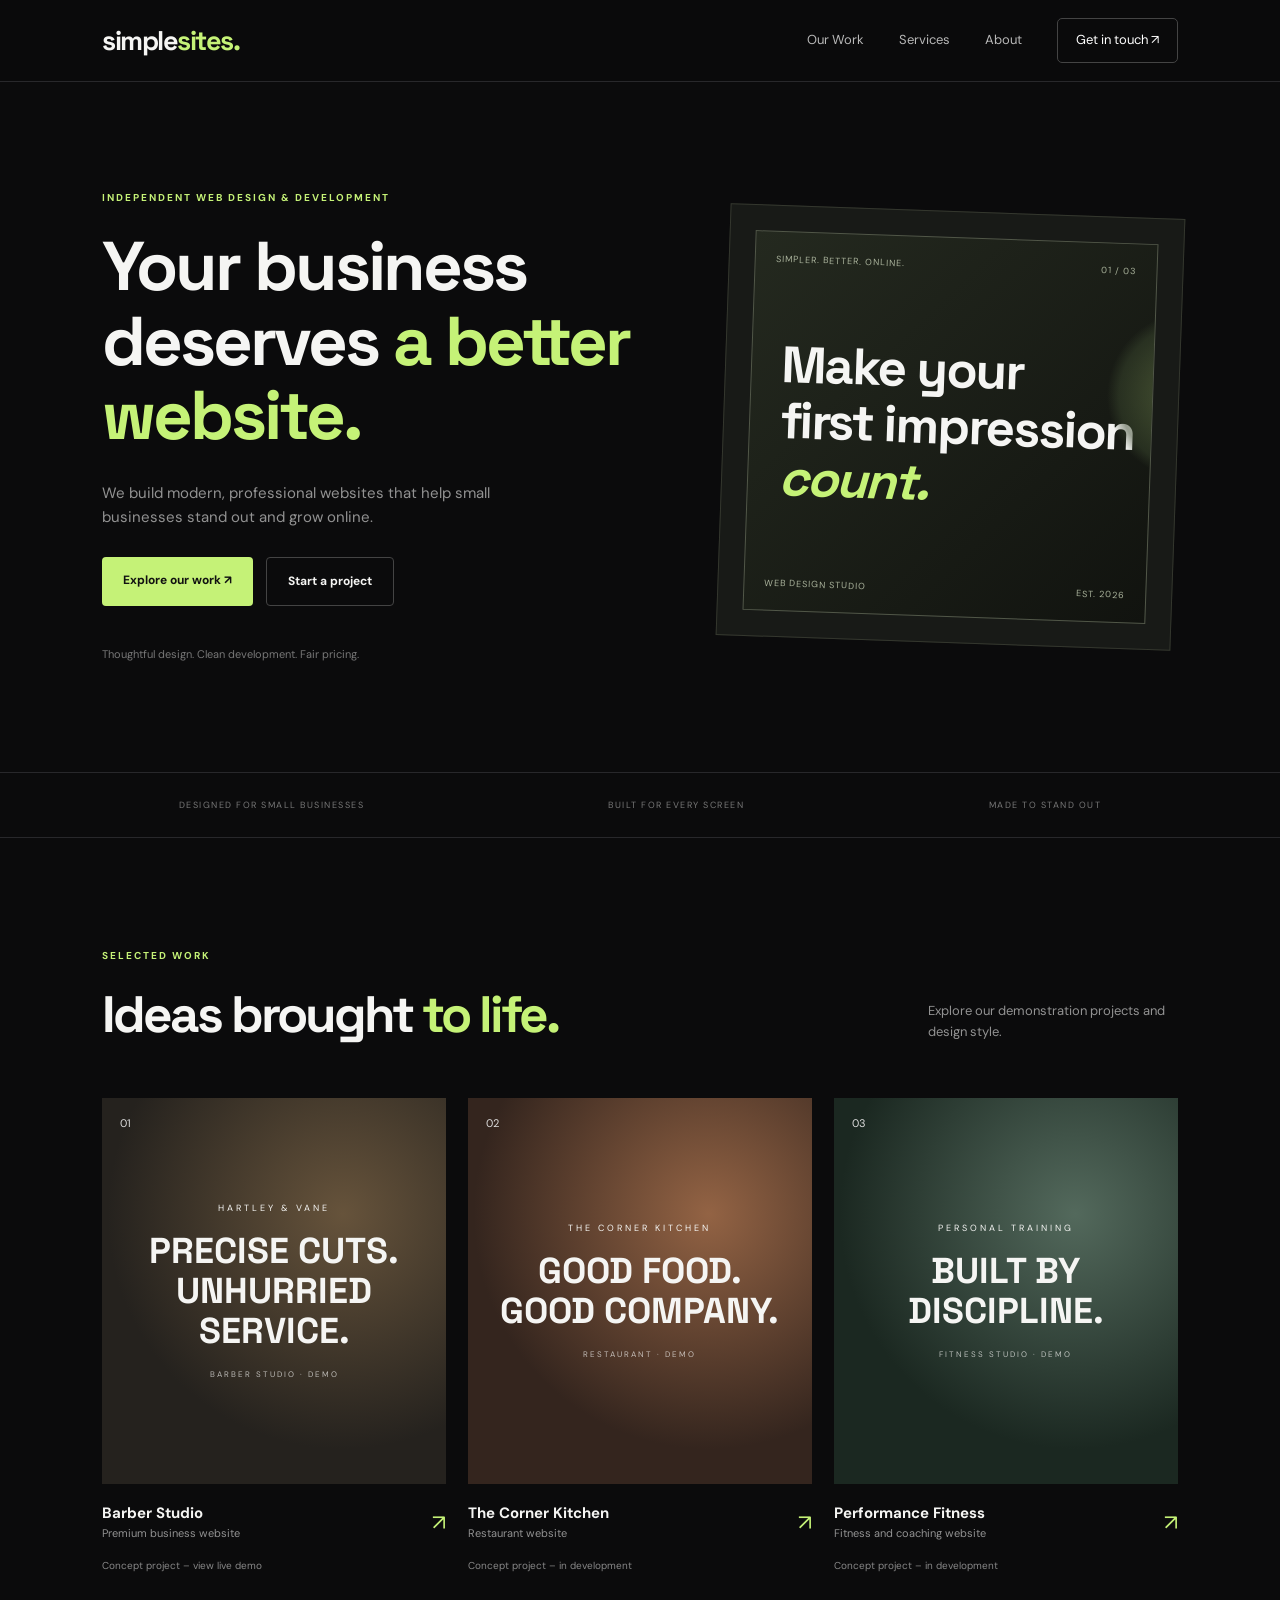
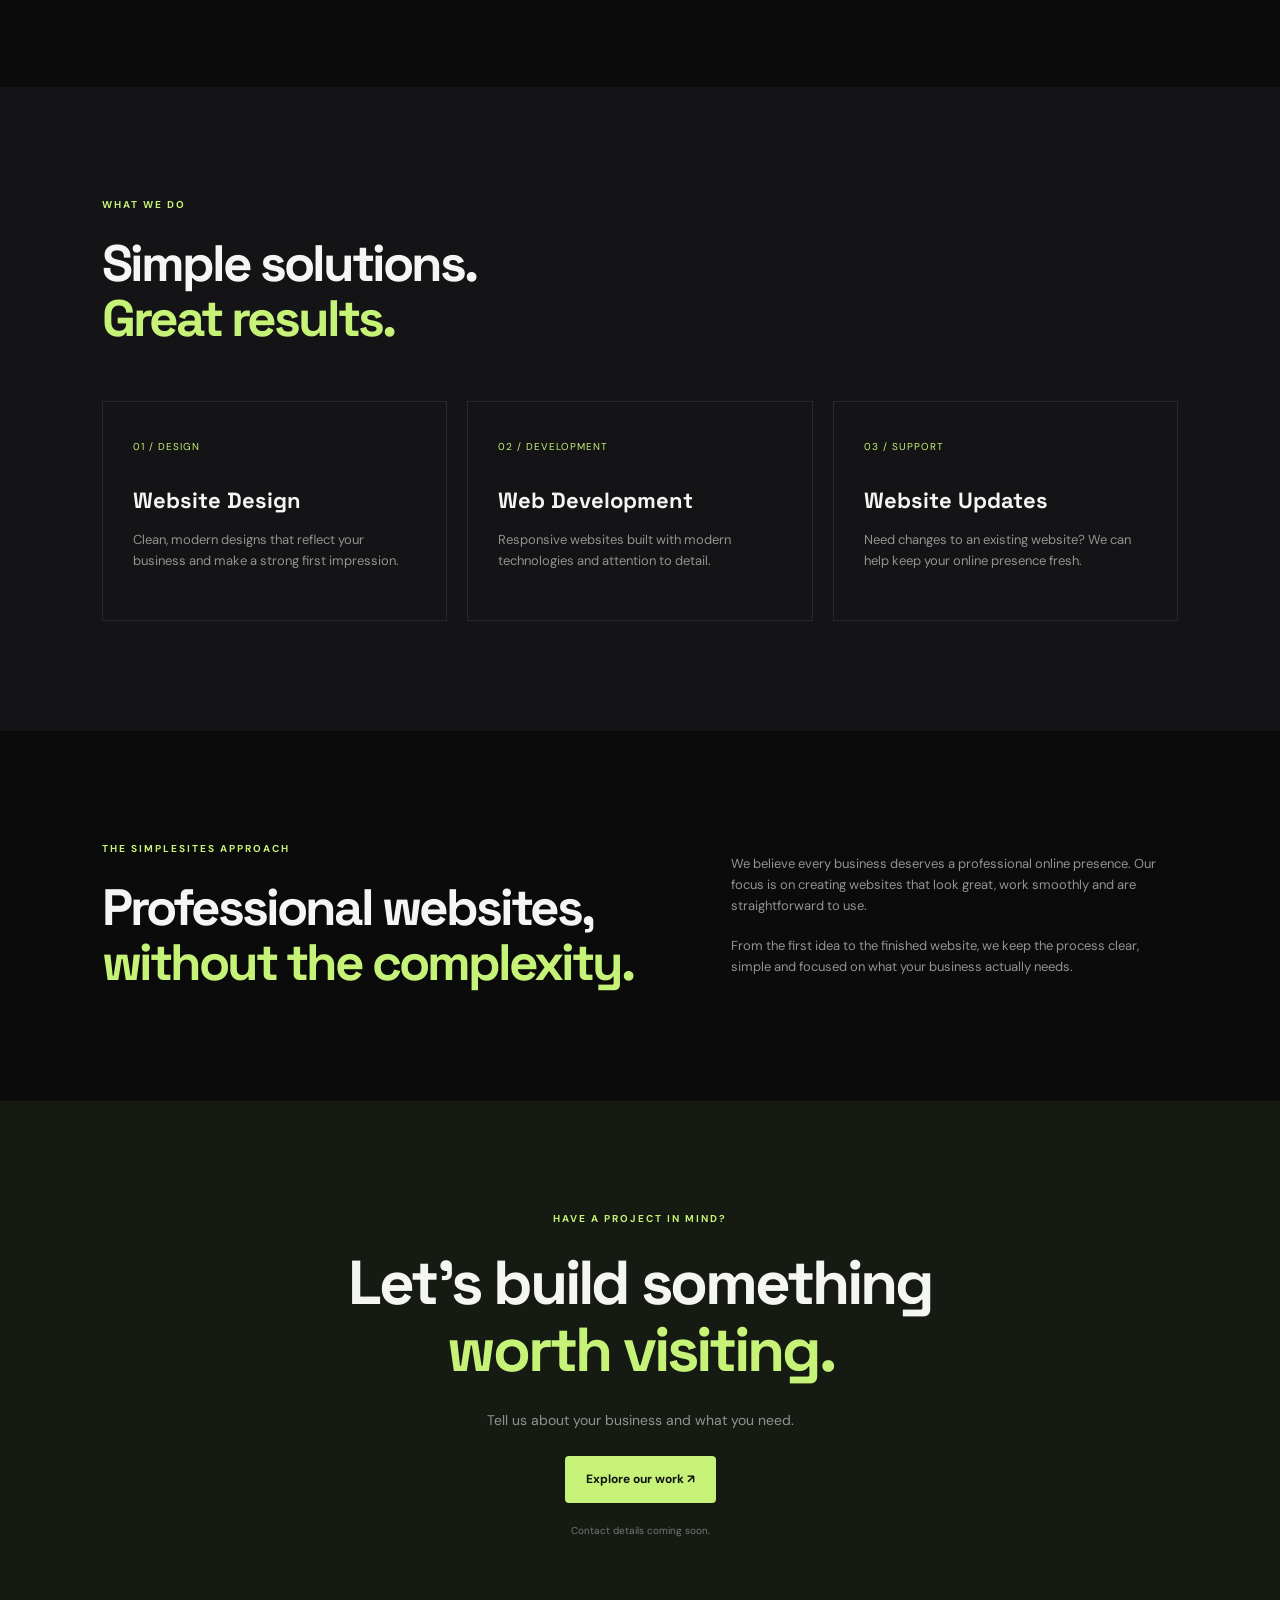
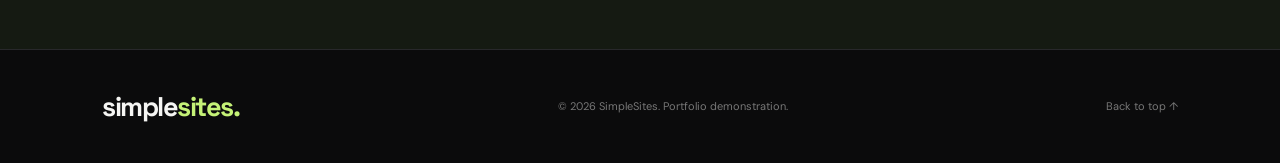
<file: index.html>
<!DOCTYPE html>
<html lang="en">
<head>
    <meta charset="UTF-8">
    <meta name="viewport" content="width=device-width, initial-scale=1.0">
    <meta name="description" content="SimpleSites creates modern, professional websites for small businesses.">
    <title>SimpleSites | Websites That Stand Out</title>
    <link rel="stylesheet" href="style.css">
</head>
<body>

    <nav class="navbar">
        <a href="#" class="logo">simple<span>sites.</span></a>

        <div class="nav-links" id="navLinks">
            <a href="#work">Our Work</a>
            <a href="#services">Services</a>
            <a href="#about">About</a>
            <a href="#contact" class="nav-button">Get in touch ↗</a>
        </div>

        <button class="menu-toggle" id="menuToggle"
                aria-label="Toggle navigation" aria-expanded="false">
            ☰
        </button>
    </nav>

    <main>
        <section class="hero">
            <div class="hero-content">
                <p class="eyebrow">INDEPENDENT WEB DESIGN & DEVELOPMENT</p>

                <h1>
                    Your business deserves
                    <span>a better website.</span>
                </h1>

                <p class="hero-description">
                    We build modern, professional websites that help
                    small businesses stand out and grow online.
                </p>

                <div class="hero-buttons">
                    <a href="#work" class="button primary">Explore our work ↗</a>
                    <a href="#contact" class="button secondary">Start a project</a>
                </div>

                <p class="hero-note">Thoughtful design. Clean development. Fair pricing.</p>
            </div>

            <div class="hero-visual">
                <div class="visual-card">
                    <div class="visual-top">
                        <span>SIMPLER. BETTER. ONLINE.</span>
                        <span>01 / 03</span>
                    </div>
                    <div class="visual-main">
                        <div class="visual-circle"></div>
                        <h2>Make your<br>first impression<br><em>count.</em></h2>
                    </div>
                    <div class="visual-bottom">
                        <span>WEB DESIGN STUDIO</span>
                        <span>EST. 2026</span>
                    </div>
                </div>
            </div>
        </section>

        <section class="trust-strip">
            <span>DESIGNED FOR SMALL BUSINESSES</span>
            <span>BUILT FOR EVERY SCREEN</span>
            <span>MADE TO STAND OUT</span>
        </section>

        <section class="section" id="work">
            <div class="section-heading">
                <div>
                    <p class="eyebrow">SELECTED WORK</p>
                    <h2>Ideas brought <span>to life.</span></h2>
                </div>
                <p>Explore our demonstration projects and design style.</p>
            </div>

            <div class="projects-grid">
                <article class="project-card">
                    <a class="project-link" href="projects/barber-studio/">
                    <div class="project-image barber">
                        <span class="project-number">01</span>
                        <div class="mockup-text">
                            <span>HARTLEY &amp; VANE</span>
                            <strong>PRECISE CUTS.<br>UNHURRIED SERVICE.</strong>
                            <small>BARBER STUDIO · DEMO</small>
                        </div>
                    </div>
                    <div class="project-info">
                        <div>
                            <h3>Barber Studio</h3>
                            <p>Premium business website</p>
                        </div>
                        <span class="project-arrow" aria-hidden="true">↗</span>
                    </div>
                    <span class="status">Concept project – view live demo</span>
                    </a>
                </article>

                <article class="project-card">
                    <div class="project-image restaurant">
                        <span class="project-number">02</span>
                        <div class="mockup-text">
                            <span>THE CORNER KITCHEN</span>
                            <strong>GOOD FOOD.<br>GOOD COMPANY.</strong>
                            <small>RESTAURANT · DEMO</small>
                        </div>
                    </div>
                    <div class="project-info">
                        <div>
                            <h3>The Corner Kitchen</h3>
                            <p>Restaurant website</p>
                        </div>
                        <span class="project-arrow">↗</span>
                    </div>
                    <span class="status">Concept project – in development</span>
                </article>

                <article class="project-card">
                    <div class="project-image fitness">
                        <span class="project-number">03</span>
                        <div class="mockup-text">
                            <span>PERSONAL TRAINING</span>
                            <strong>BUILT BY<br>DISCIPLINE.</strong>
                            <small>FITNESS STUDIO · DEMO</small>
                        </div>
                    </div>
                    <div class="project-info">
                        <div>
                            <h3>Performance Fitness</h3>
                            <p>Fitness and coaching website</p>
                        </div>
                        <span class="project-arrow">↗</span>
                    </div>
                    <span class="status">Concept project – in development</span>
                </article>
            </div>
        </section>

        <section class="services section" id="services">
            <div class="section-heading">
                <div>
                    <p class="eyebrow">WHAT WE DO</p>
                    <h2>Simple solutions.<br><span>Great results.</span></h2>
                </div>
            </div>

            <div class="services-grid">
                <article class="service">
                    <span>01 / DESIGN</span>
                    <h3>Website Design</h3>
                    <p>Clean, modern designs that reflect your business and make a strong first impression.</p>
                </article>

                <article class="service">
                    <span>02 / DEVELOPMENT</span>
                    <h3>Web Development</h3>
                    <p>Responsive websites built with modern technologies and attention to detail.</p>
                </article>

                <article class="service">
                    <span>03 / SUPPORT</span>
                    <h3>Website Updates</h3>
                    <p>Need changes to an existing website? We can help keep your online presence fresh.</p>
                </article>
            </div>
        </section>

        <section class="about section" id="about">
            <div>
                <p class="eyebrow">THE SIMPLESITES APPROACH</p>
                <h2>Professional websites,<br><span>without the complexity.</span></h2>
            </div>
            <div class="about-content">
                <p>
                    We believe every business deserves a professional
                    online presence. Our focus is on creating websites
                    that look great, work smoothly and are straightforward
                    to use.
                </p>
                <p>
                    From the first idea to the finished website,
                    we keep the process clear, simple and focused
                    on what your business actually needs.
                </p>
            </div>
        </section>

        <section class="contact section" id="contact">
            <p class="eyebrow">HAVE A PROJECT IN MIND?</p>
            <h2>Let's build something<br><span>worth visiting.</span></h2>
            <p>Tell us about your business and what you need.</p>
            <a href="#work" class="button primary">Explore our work ↗</a>
            <small>Contact details coming soon.</small>
        </section>
    </main>

    <footer>
        <a href="#" class="logo">simple<span>sites.</span></a>
        <p>© 2026 SimpleSites. Portfolio demonstration.</p>
        <a href="#top">Back to top ↑</a>
    </footer>

    <script src="script.js"></script>
</body>
</html>
</file>
<file: style.css>
@import url('https://fonts.googleapis.com/css2?family=DM+Sans:wght@400;500;600;700&family=Space+Grotesk:wght@400;500;600;700&display=swap');

:root {
    --background: #0b0b0c;
    --surface: #141416;
    --text: #f5f5f3;
    --muted: #929292;
    --accent: #c5f277;
    --border: #28282b;
}

* {
    margin: 0;
    padding: 0;
    box-sizing: border-box;
}

html {
    scroll-behavior: smooth;
    scroll-padding-top: 90px;
}

body {
    background: var(--background);
    color: var(--text);
    font-family: 'DM Sans', sans-serif;
    line-height: 1.6;
}

a {
    color: inherit;
    text-decoration: none;
}

.navbar {
    height: 82px;
    padding: 0 8%;
    display: flex;
    justify-content: space-between;
    align-items: center;
    border-bottom: 1px solid var(--border);
    position: sticky;
    top: 0;
    z-index: 10;
    background: rgba(11,11,12,0.94);
    backdrop-filter: blur(15px);
}

.logo {
    font-family: 'Space Grotesk', sans-serif;
    font-size: 27px;
    font-weight: 700;
    letter-spacing: -1.5px;
}

.logo span {
    color: var(--accent);
}

.nav-links {
    display: flex;
    align-items: center;
    gap: 35px;
    font-size: 13px;
    color: #b8b8b8;
}

.nav-links a:hover {
    color: var(--accent);
}

.nav-button {
    border: 1px solid #444;
    padding: 11px 18px;
    border-radius: 5px;
    color: white !important;
}

.nav-button:hover {
    border-color: var(--accent);
}

.menu-toggle {
    display: none;
    background: none;
    border: none;
    color: white;
    font-size: 25px;
    cursor: pointer;
}

.hero {
    min-height: 690px;
    padding: 100px 8%;
    display: grid;
    grid-template-columns: 1.1fr 0.9fr;
    align-items: center;
    gap: 65px;
}

.eyebrow {
    color: var(--accent);
    font-size: 10px;
    font-weight: 700;
    letter-spacing: 2px;
    margin-bottom: 23px;
}

.hero h1, .section h2, .contact h2 {
    font-family: 'Space Grotesk', sans-serif;
    font-size: clamp(43px, 5.5vw, 69px);
    line-height: 1.08;
    letter-spacing: -3px;
}

.hero h1 span, .section h2 span, .contact h2 span {
    color: var(--accent);
}

.hero-description {
    color: var(--muted);
    max-width: 450px;
    margin: 28px 0;
    font-size: 15px;
}

.hero-buttons {
    display: flex;
    gap: 13px;
    flex-wrap: wrap;
}

.button {
    display: inline-block;
    padding: 14px 21px;
    border-radius: 4px;
    font-size: 12px;
    font-weight: 700;
    transition: 0.25s;
}

.primary {
    background: var(--accent);
    color: #111;
}

.primary:hover {
    background: white;
    transform: translateY(-3px);
}

.secondary {
    border: 1px solid #444;
}

.secondary:hover {
    border-color: var(--accent);
}

.hero-note {
    color: #777;
    font-size: 11px;
    margin-top: 40px;
}

.hero-visual {
    background: #181a17;
    padding: 25px;
    border: 1px solid #34372e;
    transform: rotate(2deg);
}

.visual-card {
    min-height: 380px;
    border: 1px solid #515748;
    padding: 20px;
    position: relative;
    overflow: hidden;
    background: linear-gradient(135deg, #24291f, #11130f);
}

.visual-top, .visual-bottom {
    display: flex;
    justify-content: space-between;
    color: #aab39c;
    font-size: 9px;
    letter-spacing: 1px;
}

.visual-main {
    position: absolute;
    top: 50%;
    left: 30px;
    transform: translateY(-50%);
    z-index: 1;
}

.visual-main h2 {
    font-family: 'Space Grotesk', sans-serif;
    font-size: clamp(34px, 4vw, 52px);
    line-height: 1.1;
    letter-spacing: -2px;
}

.visual-main em {
    color: var(--accent);
}

.visual-circle {
    position: absolute;
    width: 170px;
    height: 170px;
    background: radial-gradient(circle, #849b59, #39462d 60%, transparent 70%);
    border-radius: 50%;
    right: -140px;
    top: -40px;
    opacity: 0.5;
}

.visual-bottom {
    position: absolute;
    bottom: 20px;
    left: 20px;
    right: 20px;
}

.trust-strip {
    border-top: 1px solid var(--border);
    border-bottom: 1px solid var(--border);
    display: flex;
    justify-content: space-around;
    padding: 25px 5%;
    color: #777;
    font-size: 9px;
    letter-spacing: 1.5px;
    gap: 15px;
    flex-wrap: wrap;
}

.section {
    padding: 110px 8%;
}

.section-heading {
    display: flex;
    justify-content: space-between;
    align-items: end;
    margin-bottom: 55px;
    gap: 30px;
}

.section-heading h2 {
    font-size: clamp(38px, 4vw, 54px);
}

.section-heading > p {
    color: var(--muted);
    max-width: 250px;
    font-size: 13px;
}

.projects-grid {
    display: grid;
    grid-template-columns: repeat(3, 1fr);
    gap: 22px;
}

.project-card {
    min-width: 0;
}

.project-link {
    display: block;
    color: inherit;
    text-decoration: none;
}

.project-link:hover .project-image,
.project-link:focus-visible .project-image {
    transform: translateY(-6px);
}

.project-link:focus-visible {
    outline: 2px solid var(--accent);
    outline-offset: 4px;
}

.project-image {
    aspect-ratio: 4 / 4.5;
    display: flex;
    align-items: center;
    justify-content: center;
    position: relative;
    overflow: hidden;
    transition: 0.3s;
}

.project-image:hover {
    transform: translateY(-6px);
}

.barber {
    background: radial-gradient(circle at 70% 30%, #66533b, #25221e 65%);
}

.restaurant {
    background: radial-gradient(circle at 70% 30%, #936344, #34251e 65%);
}

.fitness {
    background: radial-gradient(circle at 70% 30%, #53695c, #1b2821 65%);
}

.project-number {
    position: absolute;
    top: 17px;
    left: 18px;
    font-size: 11px;
    color: #ddd;
}

.mockup-text {
    text-align: center;
    display: flex;
    flex-direction: column;
    align-items: center;
    gap: 17px;
}

.mockup-text span {
    font-size: 9px;
    letter-spacing: 3px;
}

.mockup-text strong {
    font-family: 'Space Grotesk', sans-serif;
    font-size: clamp(23px, 3vw, 36px);
    line-height: 1.1;
}

.mockup-text small {
    font-size: 8px;
    letter-spacing: 2px;
    opacity: 0.7;
}

.project-info {
    display: flex;
    justify-content: space-between;
    align-items: center;
    padding: 17px 0 8px;
}

.project-info h3 {
    font-size: 15px;
}

.project-info p {
    color: var(--muted);
    font-size: 11px;
}

.project-arrow {
    color: var(--accent);
    font-size: 22px;
}

.status {
    color: #888;
    font-size: 10px;
}

.services {
    background: var(--surface);
}

.services-grid {
    display: grid;
    grid-template-columns: repeat(3, 1fr);
    gap: 20px;
    margin-top: 55px;
}

.service {
    padding: 30px;
    border: 1px solid var(--border);
    min-height: 220px;
    transition: 0.3s;
}

.service:hover {
    border-color: var(--accent);
    transform: translateY(-4px);
}

.service > span {
    font-size: 10px;
    color: var(--accent);
    letter-spacing: 1px;
}

.service h3 {
    font-family: 'Space Grotesk', sans-serif;
    font-size: 22px;
    margin: 25px 0 12px;
}

.service p, .about-content p {
    color: var(--muted);
    font-size: 13px;
}

.about {
    display: grid;
    grid-template-columns: 1fr 0.8fr;
    gap: 70px;
    align-items: center;
}

.about h2 {
    font-size: clamp(37px, 4vw, 53px);
}

.about-content {
    display: flex;
    flex-direction: column;
    gap: 20px;
}

.contact {
    text-align: center;
    background: #151a12;
}

.contact h2 {
    font-size: clamp(43px, 5vw, 62px);
}

.contact > p:not(.eyebrow) {
    color: var(--muted);
    margin: 25px 0;
    font-size: 14px;
}

.contact small {
    display: block;
    color: #777;
    margin-top: 20px;
    font-size: 10px;
}

footer {
    padding: 35px 8%;
    display: flex;
    align-items: center;
    justify-content: space-between;
    border-top: 1px solid var(--border);
    gap: 20px;
}

footer p, footer > a:last-child {
    color: #777;
    font-size: 11px;
}

@media (max-width: 800px) {
    .hero {
        grid-template-columns: 1fr;
        padding-top: 75px;
    }

    .hero-visual {
        max-width: 550px;
    }

    .projects-grid {
        grid-template-columns: repeat(2, 1fr);
    }

    .services-grid {
        grid-template-columns: 1fr;
    }

    .about {
        grid-template-columns: 1fr;
        gap: 30px;
    }
}

@media (max-width: 600px) {
    .navbar {
        padding: 0 6%;
    }

    .menu-toggle {
        display: block;
    }

    .nav-links {
        display: none;
        position: absolute;
        top: 81px;
        left: 0;
        width: 100%;
        padding: 25px;
        background: #111;
        flex-direction: column;
        align-items: stretch;
        gap: 20px;
        border-bottom: 1px solid var(--border);
    }

    .nav-links.active {
        display: flex;
    }

    .nav-button {
        text-align: center;
    }

    .hero {
        padding: 75px 6%;
        gap: 45px;
    }

    .hero h1 {
        font-size: 46px;
    }

    .visual-card {
        min-height: 300px;
    }

    .section {
        padding: 75px 6%;
    }

    .section-heading {
        align-items: start;
        flex-direction: column;
        gap: 15px;
    }

    .projects-grid {
        grid-template-columns: 1fr;
    }

    .project-image {
        aspect-ratio: 5 / 4;
    }

    footer {
        flex-direction: column;
        text-align: center;
    }
}
</file>
